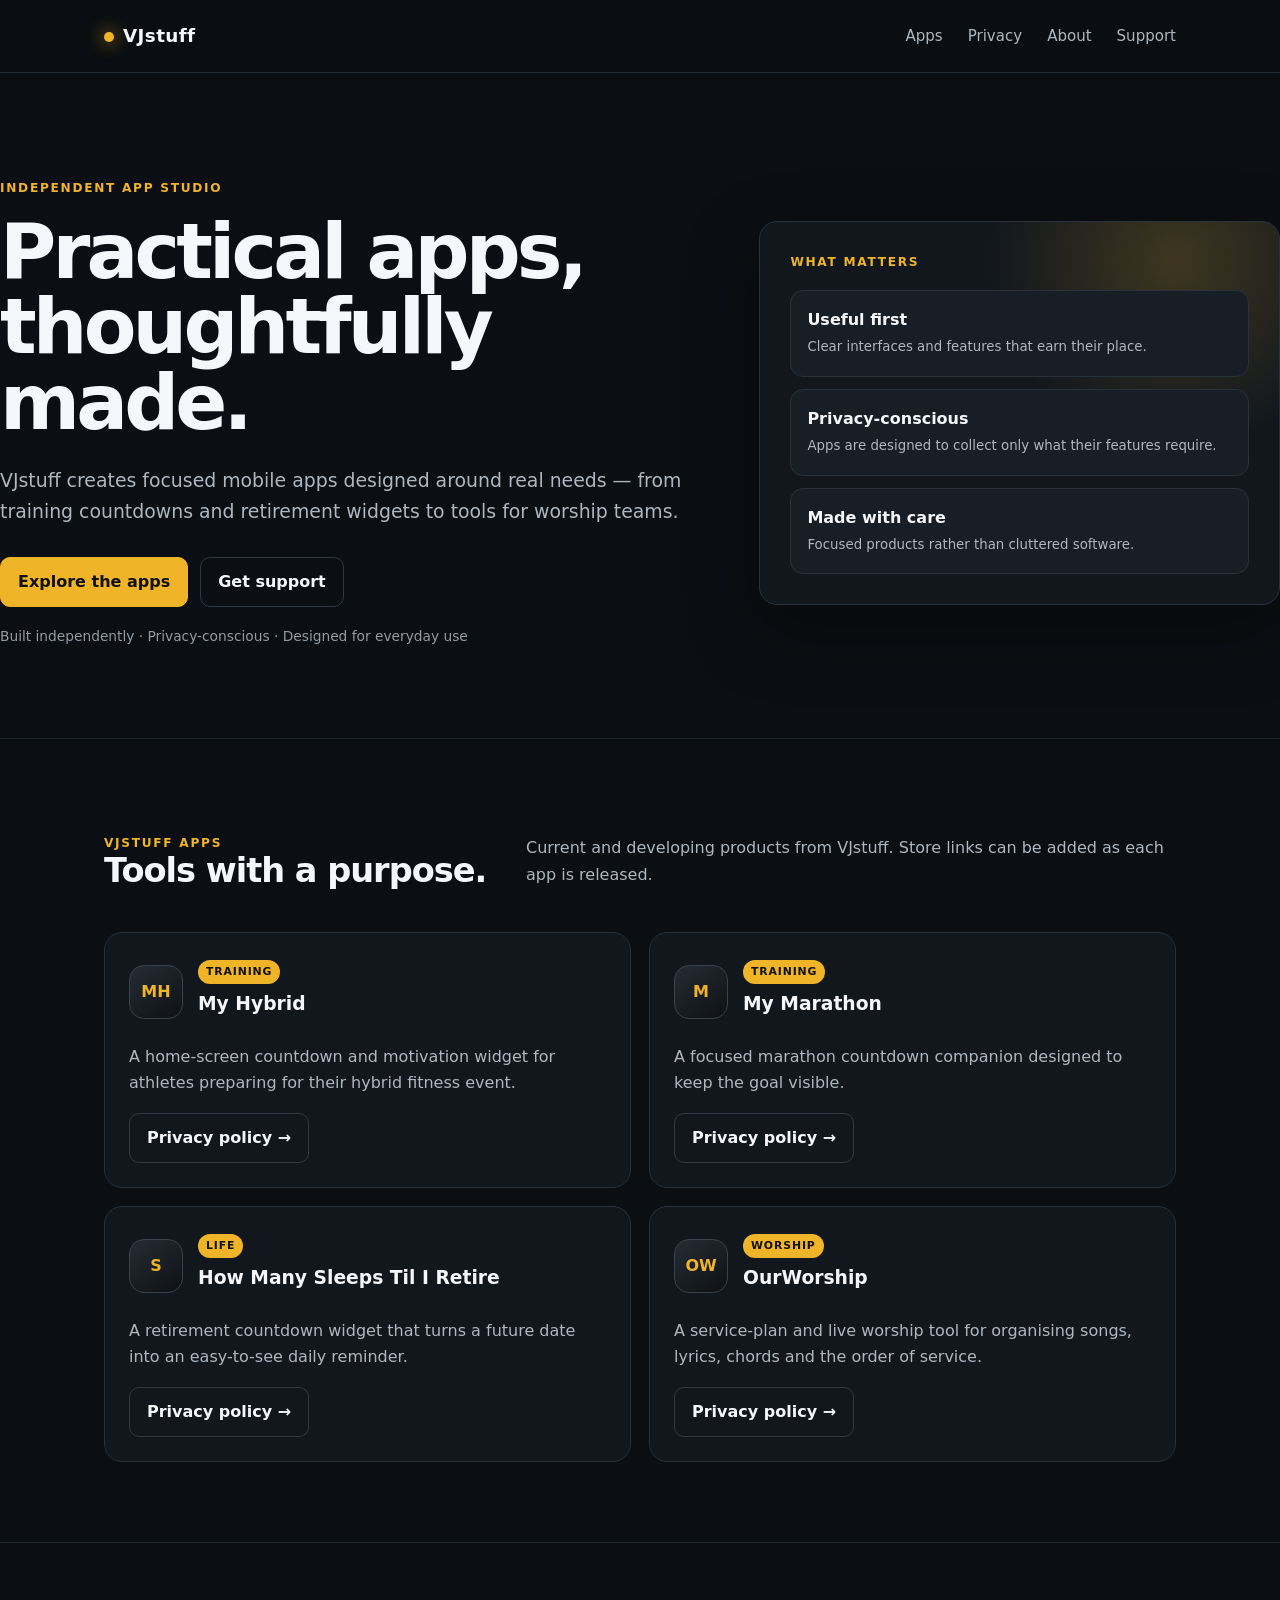
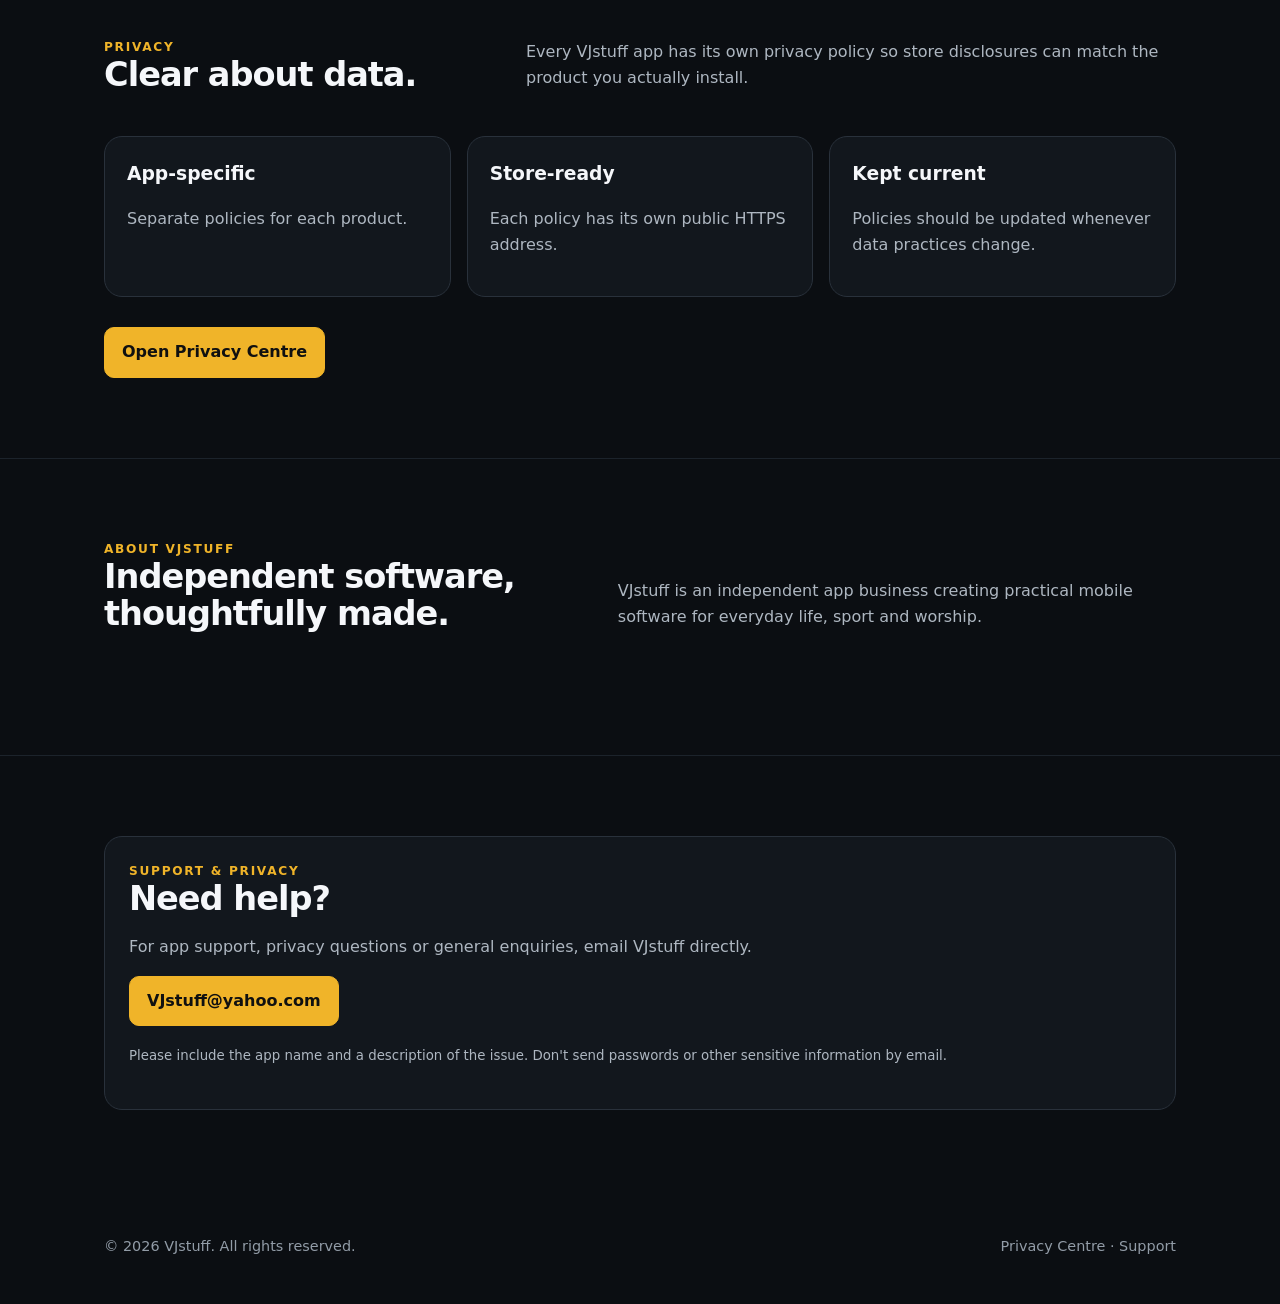
<file: index.html>
<!doctype html><html lang="en"><head><meta name="google-site-verification" content="UWGjGjXXvgkKEPNdAZcTmnmjMXx7XZK_wh9Z7evhGSA" /><meta charset="utf-8"><meta name="viewport" content="width=device-width,initial-scale=1"><title>VJstuff — Practical apps, thoughtfully made.</title><meta name="description" content="VJstuff creates focused mobile apps for training, retirement and worship teams."><link rel="stylesheet" href="assets/style.css"></head><body>
<header><div class="wrap"><nav><a class="logo" href="#top"><span class="branddot"></span>VJstuff</a><div class="navlinks"><a href="#apps">Apps</a><a href="#privacy">Privacy</a><a href="#about">About</a><a href="#contact">Support</a></div></nav></div></header>
<main id="top"><section class="hero" style="border-top:0"><div><div class="eyebrow">Independent app studio</div><h1>Practical apps,<br>thoughtfully made.</h1><p class="lead">VJstuff creates focused mobile apps designed around real needs — from training countdowns and retirement widgets to tools for worship teams.</p><div class="buttons"><a class="btn primary" href="#apps">Explore the apps</a><a class="btn" href="#contact">Get support</a></div><div class="kicker">Built independently · Privacy-conscious · Designed for everyday use</div></div>
<div class="hero-card"><div class="eyebrow">What matters</div><div class="mini"><div><strong>Useful first</strong><br><small>Clear interfaces and features that earn their place.</small></div><div><strong>Privacy-conscious</strong><br><small>Apps are designed to collect only what their features require.</small></div><div><strong>Made with care</strong><br><small>Focused products rather than cluttered software.</small></div></div></div></section>
<section id="apps"><div class="wrap"><div class="sectionhead"><div><div class="eyebrow">VJstuff apps</div><h2>Tools with a purpose.</h2></div><p>Current and developing products from VJstuff. Store links can be added as each app is released.</p></div><div class="grid">
<article class="card"><div class="card-top"><div class="app-icon">MH</div><div><span class="tag">Training</span><h3>My Hybrid</h3></div></div><p>A home-screen countdown and motivation widget for athletes preparing for their hybrid fitness event.</p><a class="btn" href="privacy/my-hybrid.html">Privacy policy →</a></article>
<article class="card"><div class="card-top"><div class="app-icon">M</div><div><span class="tag">Training</span><h3>My Marathon</h3></div></div><p>A focused marathon countdown companion designed to keep the goal visible.</p><a class="btn" href="privacy/my-marathon.html">Privacy policy →</a></article>
<article class="card"><div class="card-top"><div class="app-icon">S</div><div><span class="tag">Life</span><h3>How Many Sleeps Til I Retire</h3></div></div><p>A retirement countdown widget that turns a future date into an easy-to-see daily reminder.</p><a class="btn" href="privacy/how-many-sleeps.html">Privacy policy →</a></article>
<article class="card"><div class="card-top"><div class="app-icon">OW</div><div><span class="tag">Worship</span><h3>OurWorship</h3></div></div><p>A service-plan and live worship tool for organising songs, lyrics, chords and the order of service.</p><a class="btn" href="privacy/ourworship.html">Privacy policy →</a></article>
</div></div></section>
<section id="privacy"><div class="wrap"><div class="sectionhead"><div><div class="eyebrow">Privacy</div><h2>Clear about data.</h2></div><p>Every VJstuff app has its own privacy policy so store disclosures can match the product you actually install.</p></div><div class="features"><div class="feature"><h3>App-specific</h3><p>Separate policies for each product.</p></div><div class="feature"><h3>Store-ready</h3><p>Each policy has its own public HTTPS address.</p></div><div class="feature"><h3>Kept current</h3><p>Policies should be updated whenever data practices change.</p></div></div><div class="buttons"><a class="btn primary" href="privacy/index.html">Open Privacy Centre</a></div></div></section>
<section id="about"><div class="wrap"><div class="sectionhead"><div><div class="eyebrow">About VJstuff</div><h2>Independent software, thoughtfully made.</h2></div><p>VJstuff is an independent app business creating practical mobile software for everyday life, sport and worship.</p></div></div></section>
<section id="contact"><div class="wrap"><div class="card"><div class="eyebrow">Support & privacy</div><h2>Need help?</h2><p>For app support, privacy questions or general enquiries, email VJstuff directly.</p><div class="contactbox"><a class="btn primary" href="mailto:VJstuff@yahoo.com">VJstuff@yahoo.com</a></div><p><small>Please include the app name and a description of the issue. Don't send passwords or other sensitive information by email.</small></p></div></div></section>
</main><footer><div class="wrap footerline"><div>© 2026 VJstuff. All rights reserved.</div><div><a href="privacy/index.html">Privacy Centre</a> · <a href="#contact">Support</a></div></div></footer></body></html>
</file>
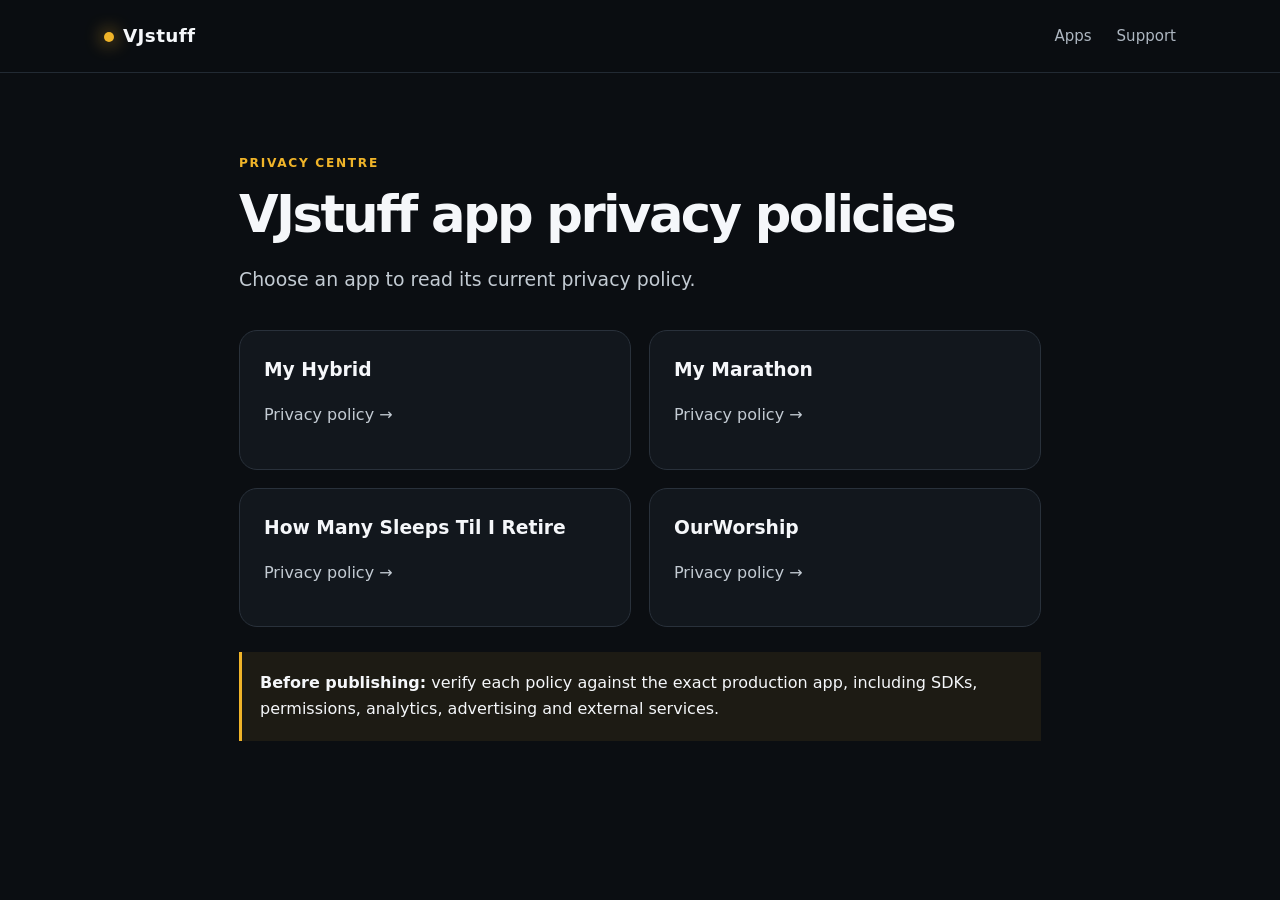
<file: privacy/index.html>
<!doctype html><html lang="en"><head><meta charset="utf-8"><meta name="viewport" content="width=device-width,initial-scale=1"><title>Privacy Centre — VJstuff</title><link rel="stylesheet" href="../assets/style.css"></head><body><header><div class="wrap"><nav><a class="logo" href="../index.html"><span class="branddot"></span>VJstuff</a><div class="navlinks"><a href="../index.html#apps">Apps</a><a href="../index.html#contact">Support</a></div></nav></div></header><main class="policy"><div class="eyebrow">Privacy centre</div><h1>VJstuff app privacy policies</h1><p class="lead">Choose an app to read its current privacy policy.</p><div class="grid" style="margin-top:35px"><a class="card" href="my-hybrid.html"><h3>My Hybrid</h3><p>Privacy policy →</p></a><a class="card" href="my-marathon.html"><h3>My Marathon</h3><p>Privacy policy →</p></a><a class="card" href="how-many-sleeps.html"><h3>How Many Sleeps Til I Retire</h3><p>Privacy policy →</p></a><a class="card" href="ourworship.html"><h3>OurWorship</h3><p>Privacy policy →</p></a></div><div class="notice"><strong>Before publishing:</strong> verify each policy against the exact production app, including SDKs, permissions, analytics, advertising and external services.</div></main></body></html>
</file>
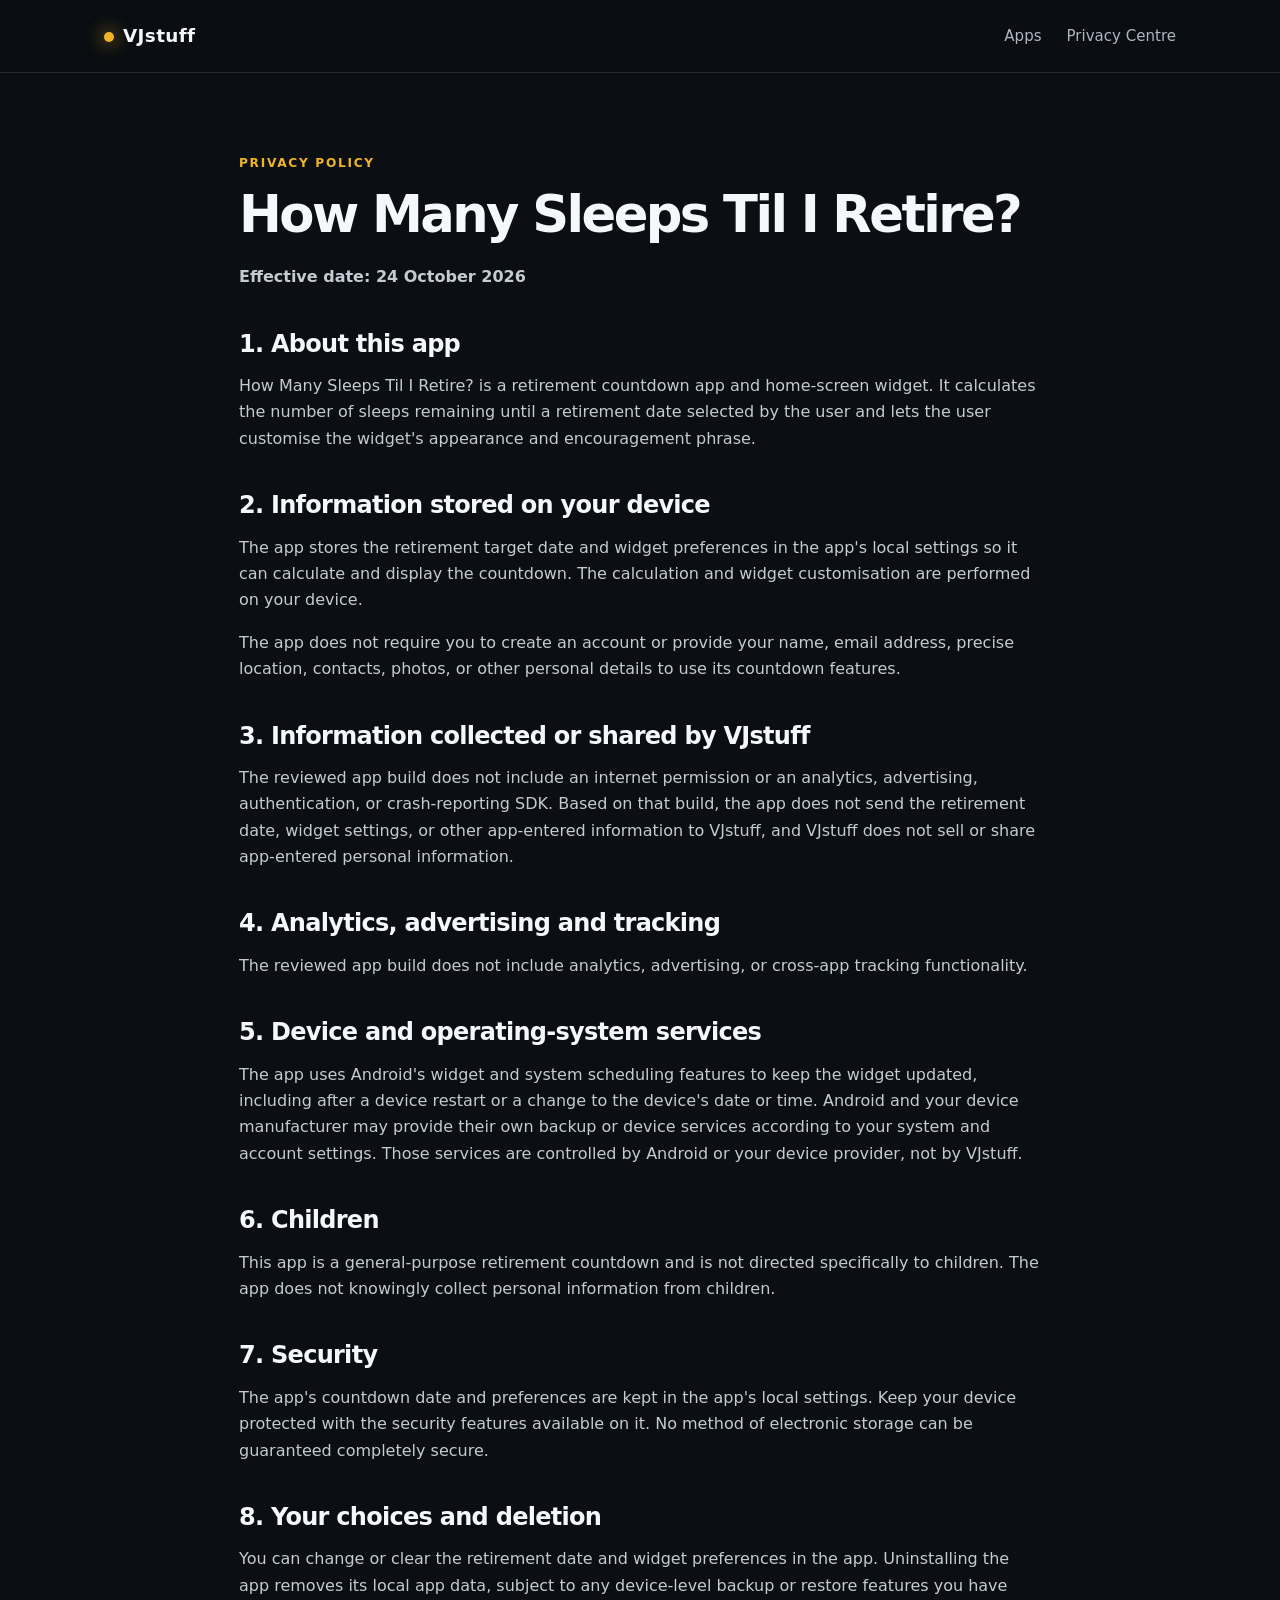
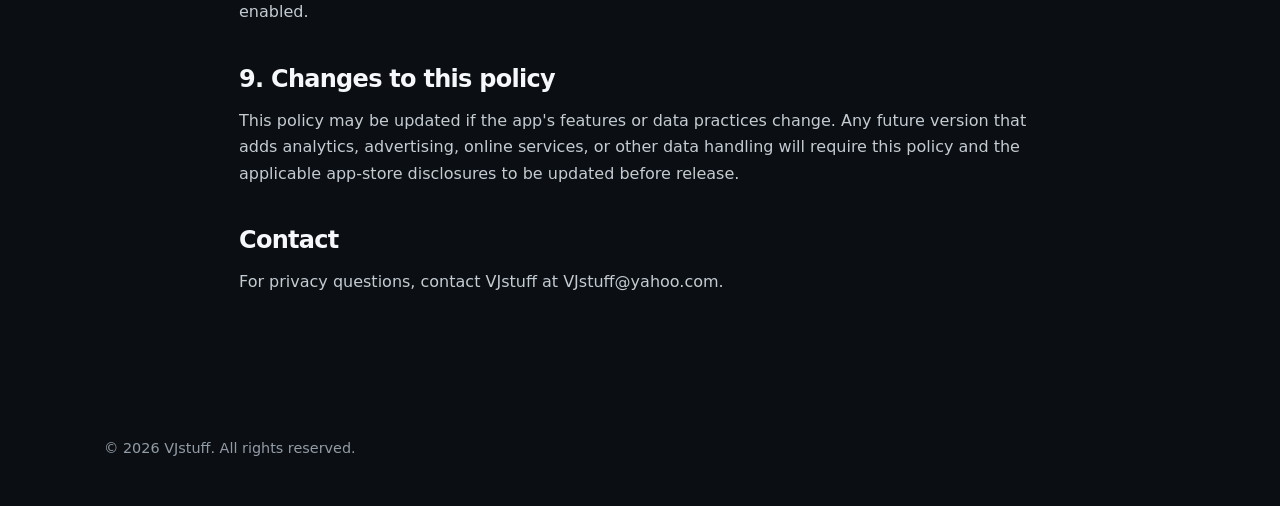
<file: privacy/how-many-sleeps.html>
<!doctype html>
<html lang="en">
<head>
  <meta charset="utf-8">
  <meta name="viewport" content="width=device-width,initial-scale=1">
  <title>Privacy Policy — How Many Sleeps Til I Retire</title>
  <link rel="stylesheet" href="../assets/style.css">
</head>
<body>
  <header><div class="wrap"><nav>
    <a class="logo" href="../index.html"><span class="branddot"></span>VJstuff</a>
    <div class="navlinks"><a href="../index.html#apps">Apps</a><a href="index.html">Privacy Centre</a></div>
  </nav></div></header>
  <main class="policy">
    <div class="eyebrow">Privacy policy</div>
    <h1>How Many Sleeps Til I Retire?</h1>
    <p><strong>Effective date: 24 October 2026</strong></p>

    <h2>1. About this app</h2>
    <p>How Many Sleeps Til I Retire? is a retirement countdown app and home-screen widget. It calculates the number of sleeps remaining until a retirement date selected by the user and lets the user customise the widget's appearance and encouragement phrase.</p>

    <h2>2. Information stored on your device</h2>
    <p>The app stores the retirement target date and widget preferences in the app's local settings so it can calculate and display the countdown. The calculation and widget customisation are performed on your device.</p>
    <p>The app does not require you to create an account or provide your name, email address, precise location, contacts, photos, or other personal details to use its countdown features.</p>

    <h2>3. Information collected or shared by VJstuff</h2>
    <p>The reviewed app build does not include an internet permission or an analytics, advertising, authentication, or crash-reporting SDK. Based on that build, the app does not send the retirement date, widget settings, or other app-entered information to VJstuff, and VJstuff does not sell or share app-entered personal information.</p>

    <h2>4. Analytics, advertising and tracking</h2>
    <p>The reviewed app build does not include analytics, advertising, or cross-app tracking functionality.</p>

    <h2>5. Device and operating-system services</h2>
    <p>The app uses Android's widget and system scheduling features to keep the widget updated, including after a device restart or a change to the device's date or time. Android and your device manufacturer may provide their own backup or device services according to your system and account settings. Those services are controlled by Android or your device provider, not by VJstuff.</p>

    <h2>6. Children</h2>
    <p>This app is a general-purpose retirement countdown and is not directed specifically to children. The app does not knowingly collect personal information from children.</p>

    <h2>7. Security</h2>
    <p>The app's countdown date and preferences are kept in the app's local settings. Keep your device protected with the security features available on it. No method of electronic storage can be guaranteed completely secure.</p>

    <h2>8. Your choices and deletion</h2>
    <p>You can change or clear the retirement date and widget preferences in the app. Uninstalling the app removes its local app data, subject to any device-level backup or restore features you have enabled.</p>

    <h2>9. Changes to this policy</h2>
    <p>This policy may be updated if the app's features or data practices change. Any future version that adds analytics, advertising, online services, or other data handling will require this policy and the applicable app-store disclosures to be updated before release.</p>

    <h2>Contact</h2>
    <p>For privacy questions, contact VJstuff at <a href="mailto:VJstuff@yahoo.com">VJstuff@yahoo.com</a>.</p>
  </main>
  <footer><div class="wrap">© 2026 VJstuff. All rights reserved.</div></footer>
</body>
</html>
</file>
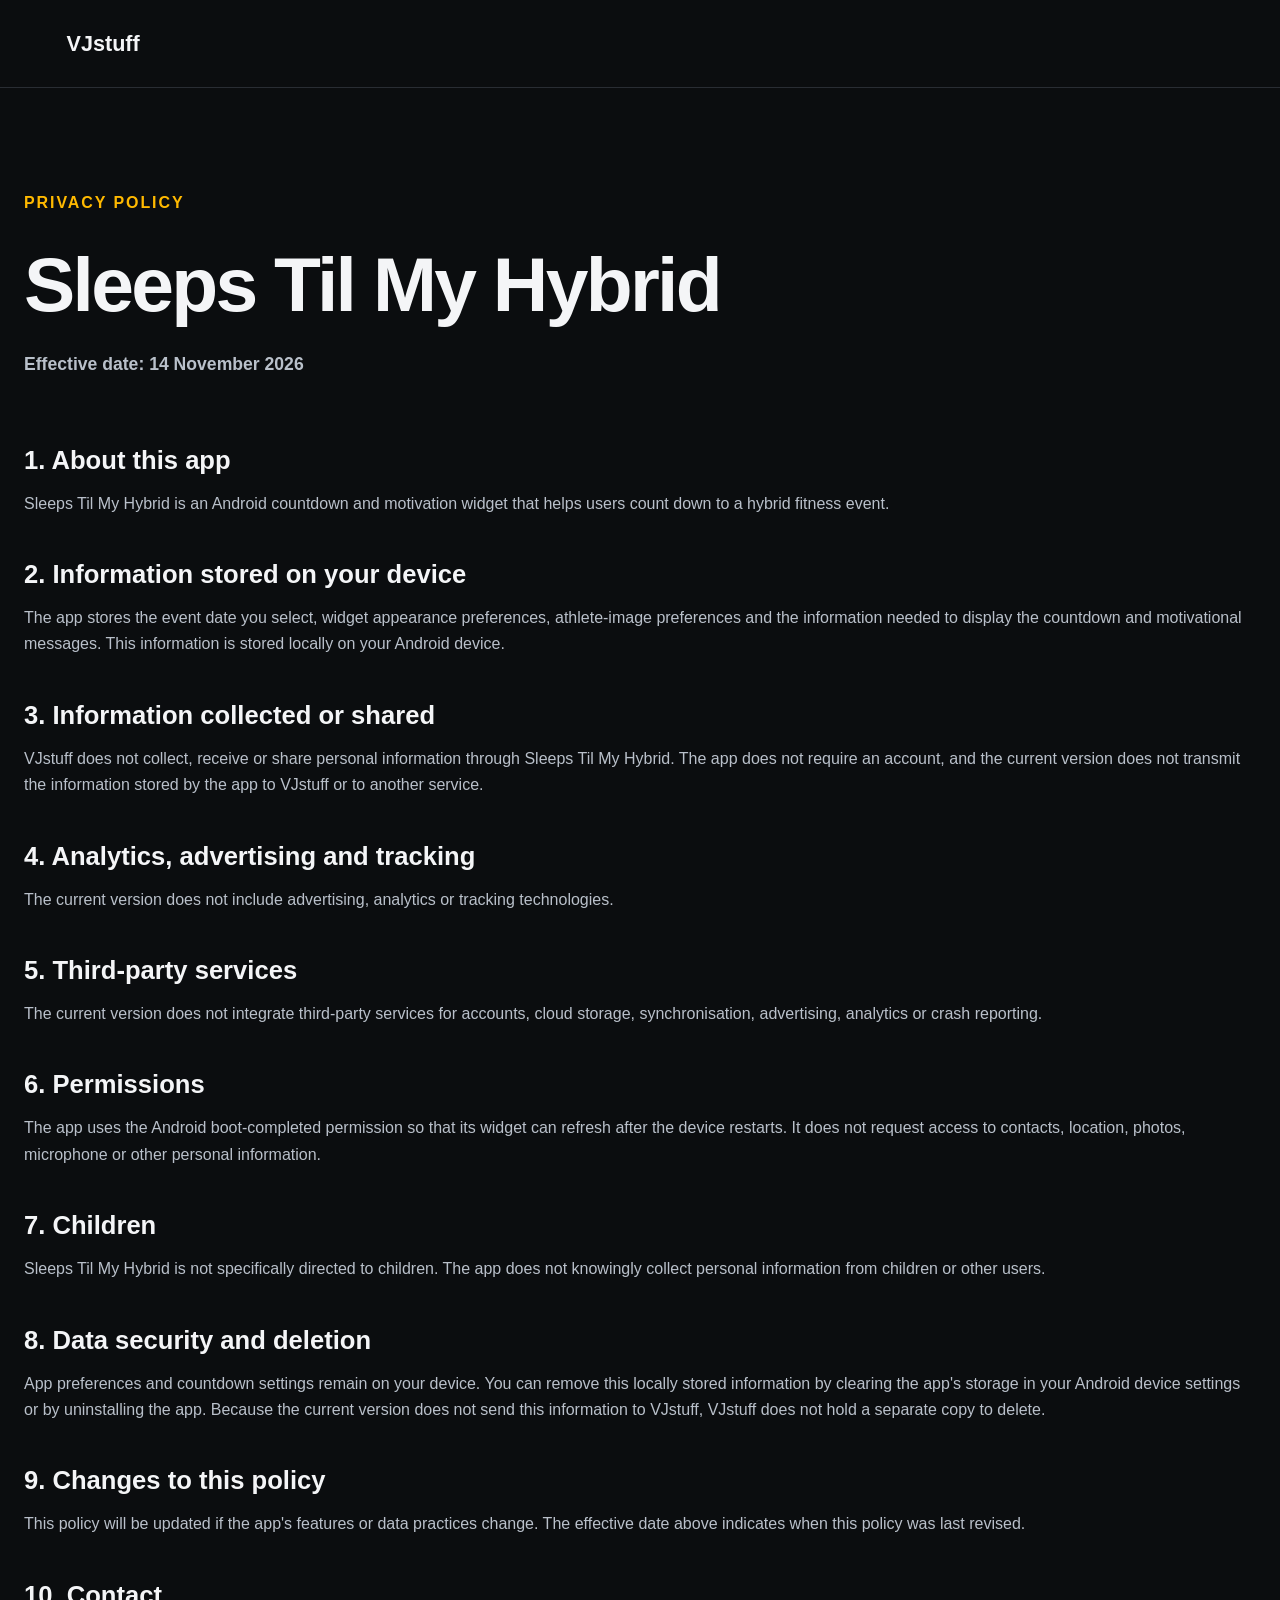
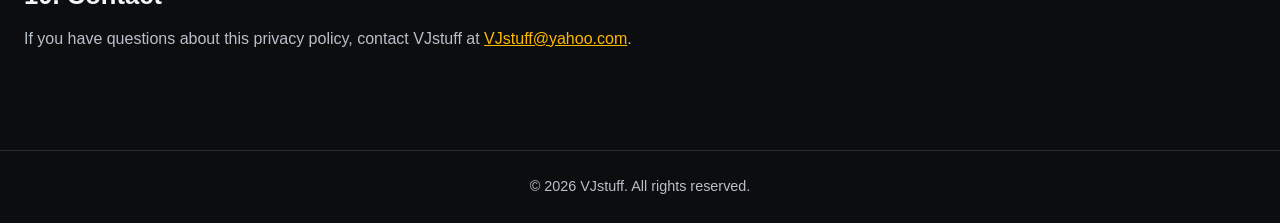
<file: privacy/my-hybrid.html>
<!DOCTYPE html>
<html lang="en-AU">
<head>
  <meta charset="UTF-8">
  <meta name="viewport" content="width=device-width, initial-scale=1">
  <title>Privacy Policy — Sleeps Til My Hybrid | VJstuff</title>
  <meta name="description" content="Privacy policy for the Sleeps Til My Hybrid Android app by VJstuff.">
  <style>
    :root {
      color-scheme: dark;
      --page: #0b0d0f;
      --panel: #0b0d0f;
      --text: #f4f5f7;
      --muted: #b9c0ca;
      --accent: #ffb900;
      --line: #292d33;
    }
    * { box-sizing: border-box; }
    html { background: var(--page); }
    body {
      margin: 0;
      padding: 0;
      background: var(--page);
      color: var(--text);
      font-family: Arial, Helvetica, sans-serif;
      line-height: 1.65;
    }
    header {
      min-height: 88px;
      display: flex;
      align-items: center;
      padding: 18px max(5.2vw, 24px);
      background: #0b0d0f;
      border-bottom: 1px solid var(--line);
    }
    header a {
      color: var(--text);
      text-decoration: none;
      font-size: 1.35rem;
      font-weight: 700;
    }
    main {
      width: min(100% - 48px, 1600px);
      margin: 0 auto;
      padding: clamp(54px, 8vw, 130px) 0 80px;
      background: transparent;
    }
    .eyebrow {
      margin: 0 0 26px;
      color: var(--accent);
      font-size: 1rem;
      font-weight: 700;
      letter-spacing: .12em;
      text-transform: uppercase;
    }
    h1 {
      margin: 0 0 24px;
      color: var(--text);
      font-size: clamp(2.6rem, 6vw, 5.6rem);
      line-height: 1.08;
      letter-spacing: -.035em;
    }
    .date {
      margin: 0 0 66px;
      color: var(--muted);
      font-size: 1.1rem;
      font-weight: 700;
    }
    h2 {
      margin: 42px 0 14px;
      color: var(--text);
      font-size: clamp(1.25rem, 2vw, 1.7rem);
      line-height: 1.25;
    }
    p {
      margin: 0 0 18px;
      color: var(--muted);
      font-size: clamp(1rem, 1.25vw, 1.15rem);
    }
    a { color: var(--accent); }
    footer {
      border-top: 1px solid var(--line);
      padding: 24px;
      color: var(--muted);
      text-align: center;
      font-size: .9rem;
    }
    @media (max-width: 600px) {
      header { min-height: 68px; }
      main { width: calc(100% - 40px); padding-top: 58px; }
      .date { margin-bottom: 48px; }
    }
  </style>
</head>
<body>
  <header><a href="https://johnparker75vj.github.io/vjstuff-site/">VJstuff</a></header>
  <main>
    <p class="eyebrow">Privacy Policy</p>
    <h1>Sleeps Til My Hybrid</h1>
    <p class="date">Effective date: 14 November 2026</p>

    <h2>1. About this app</h2>
    <p>Sleeps Til My Hybrid is an Android countdown and motivation widget that helps users count down to a hybrid fitness event.</p>

    <h2>2. Information stored on your device</h2>
    <p>The app stores the event date you select, widget appearance preferences, athlete-image preferences and the information needed to display the countdown and motivational messages. This information is stored locally on your Android device.</p>

    <h2>3. Information collected or shared</h2>
    <p>VJstuff does not collect, receive or share personal information through Sleeps Til My Hybrid. The app does not require an account, and the current version does not transmit the information stored by the app to VJstuff or to another service.</p>

    <h2>4. Analytics, advertising and tracking</h2>
    <p>The current version does not include advertising, analytics or tracking technologies.</p>

    <h2>5. Third-party services</h2>
    <p>The current version does not integrate third-party services for accounts, cloud storage, synchronisation, advertising, analytics or crash reporting.</p>

    <h2>6. Permissions</h2>
    <p>The app uses the Android boot-completed permission so that its widget can refresh after the device restarts. It does not request access to contacts, location, photos, microphone or other personal information.</p>

    <h2>7. Children</h2>
    <p>Sleeps Til My Hybrid is not specifically directed to children. The app does not knowingly collect personal information from children or other users.</p>

    <h2>8. Data security and deletion</h2>
    <p>App preferences and countdown settings remain on your device. You can remove this locally stored information by clearing the app's storage in your Android device settings or by uninstalling the app. Because the current version does not send this information to VJstuff, VJstuff does not hold a separate copy to delete.</p>

    <h2>9. Changes to this policy</h2>
    <p>This policy will be updated if the app's features or data practices change. The effective date above indicates when this policy was last revised.</p>

    <h2>10. Contact</h2>
    <p>If you have questions about this privacy policy, contact VJstuff at <a href="mailto:VJstuff@yahoo.com">VJstuff@yahoo.com</a>.</p>
  </main>
  <footer>© 2026 VJstuff. All rights reserved.</footer>
</body>
</html>
</file>
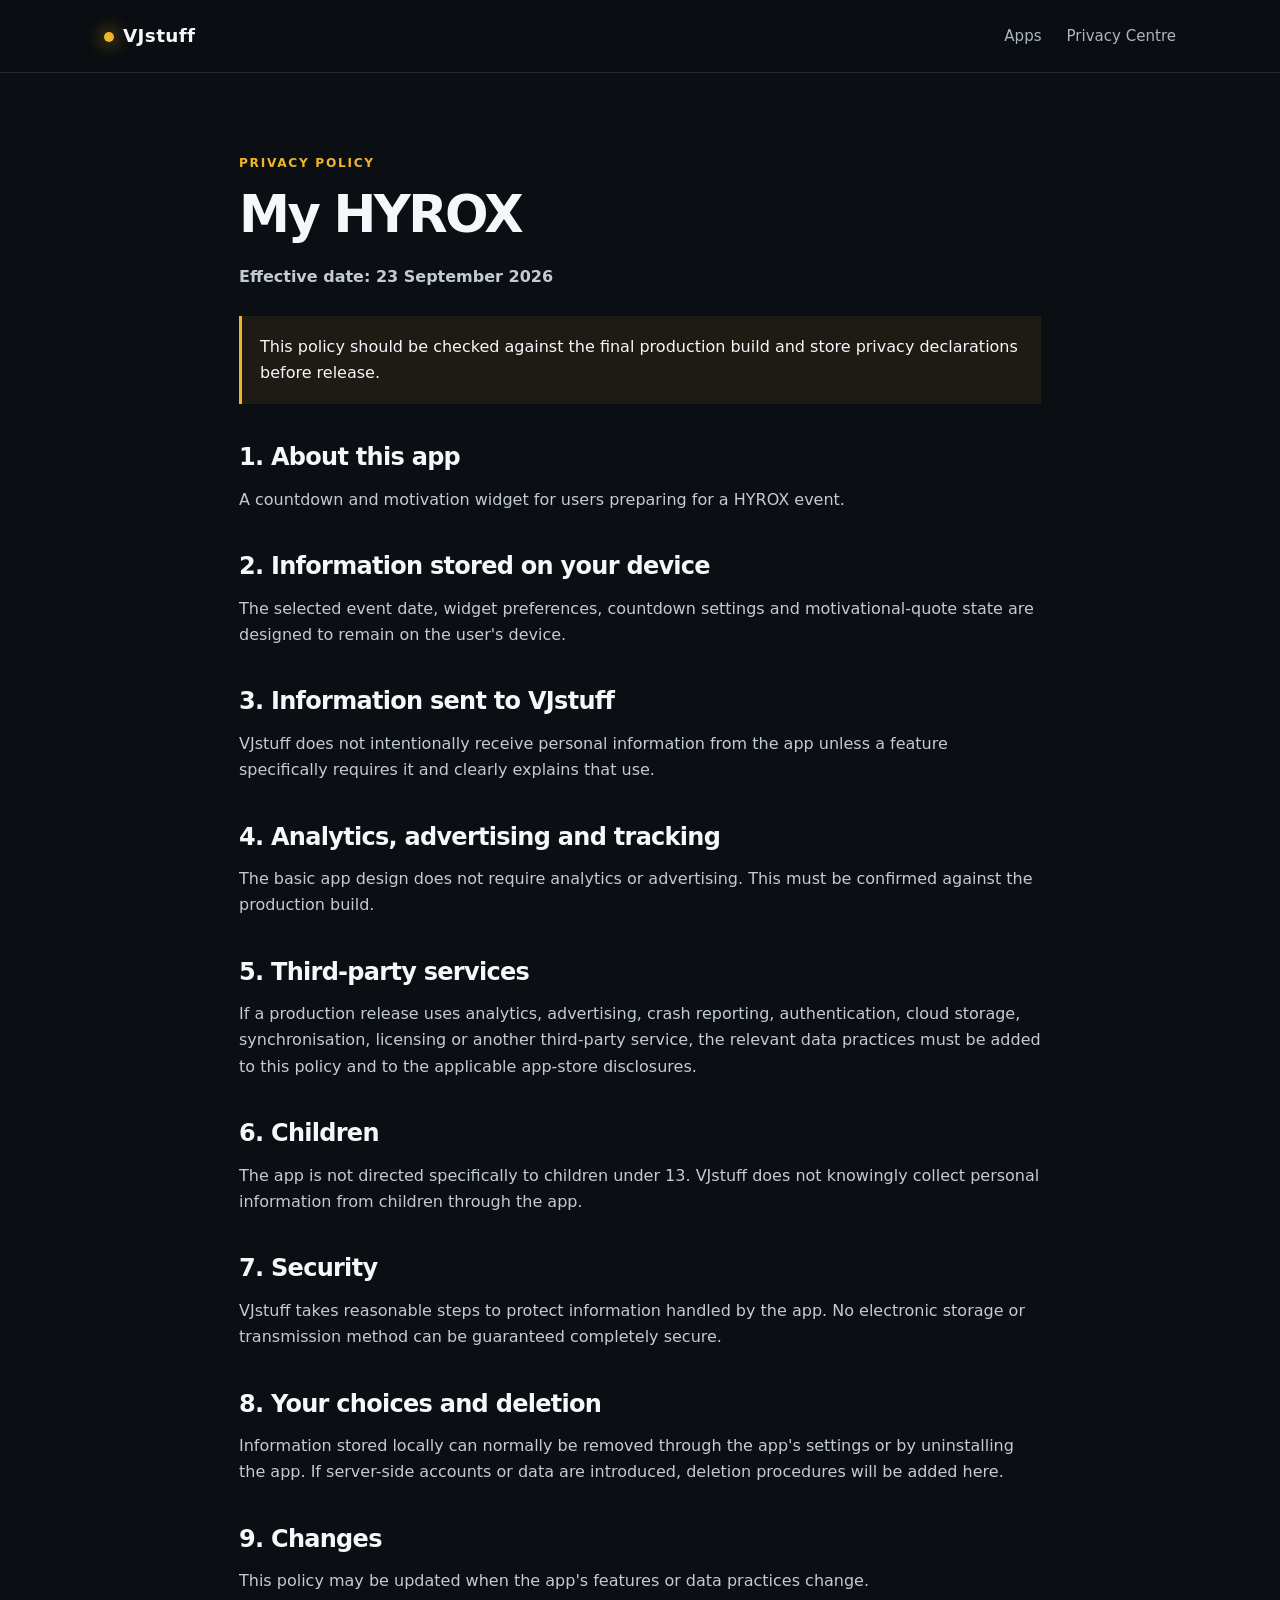
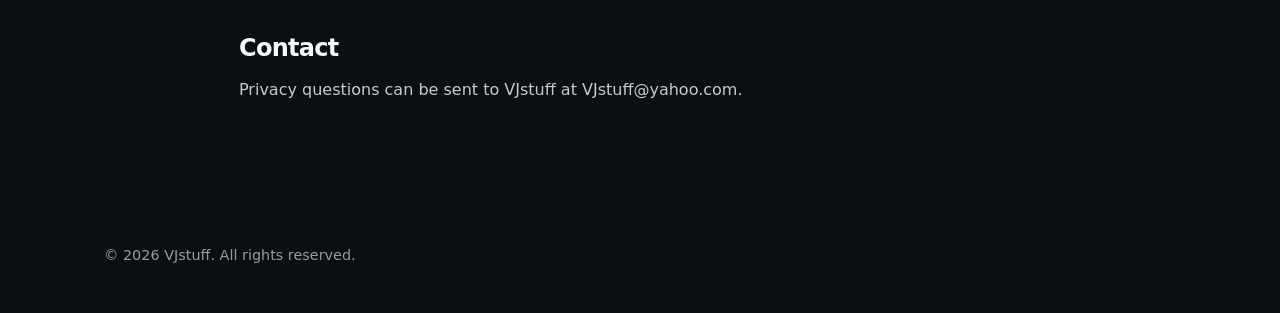
<file: privacy/my-hyrox.html>
<!doctype html><html lang="en"><head><meta charset="utf-8"><meta name="viewport" content="width=device-width,initial-scale=1"><title>Privacy Policy — My HYROX</title><link rel="stylesheet" href="../assets/style.css"></head><body><header><div class="wrap"><nav><a class="logo" href="../index.html"><span class="branddot"></span>VJstuff</a><div class="navlinks"><a href="../index.html#apps">Apps</a><a href="index.html">Privacy Centre</a></div></nav></div></header><main class="policy"><div class="eyebrow">Privacy policy</div><h1>My HYROX</h1><p><strong>Effective date: 23 September 2026</strong></p><div class="notice">This policy should be checked against the final production build and store privacy declarations before release.</div><h2>1. About this app</h2><p>A countdown and motivation widget for users preparing for a HYROX event.</p><h2>2. Information stored on your device</h2><p>The selected event date, widget preferences, countdown settings and motivational-quote state are designed to remain on the user's device.</p><h2>3. Information sent to VJstuff</h2><p>VJstuff does not intentionally receive personal information from the app unless a feature specifically requires it and clearly explains that use.</p><h2>4. Analytics, advertising and tracking</h2><p>The basic app design does not require analytics or advertising. This must be confirmed against the production build.</p><h2>5. Third-party services</h2><p>If a production release uses analytics, advertising, crash reporting, authentication, cloud storage, synchronisation, licensing or another third-party service, the relevant data practices must be added to this policy and to the applicable app-store disclosures.</p><h2>6. Children</h2><p>The app is not directed specifically to children under 13. VJstuff does not knowingly collect personal information from children through the app.</p><h2>7. Security</h2><p>VJstuff takes reasonable steps to protect information handled by the app. No electronic storage or transmission method can be guaranteed completely secure.</p><h2>8. Your choices and deletion</h2><p>Information stored locally can normally be removed through the app's settings or by uninstalling the app. If server-side accounts or data are introduced, deletion procedures will be added here.</p><h2>9. Changes</h2><p>This policy may be updated when the app's features or data practices change.</p><h2>Contact</h2><p>Privacy questions can be sent to VJstuff at <a href="mailto:VJstuff@yahoo.com">VJstuff@yahoo.com</a>.</p></main><footer><div class="wrap">© 2026 VJstuff. All rights reserved.</div></footer></body></html>
</file>
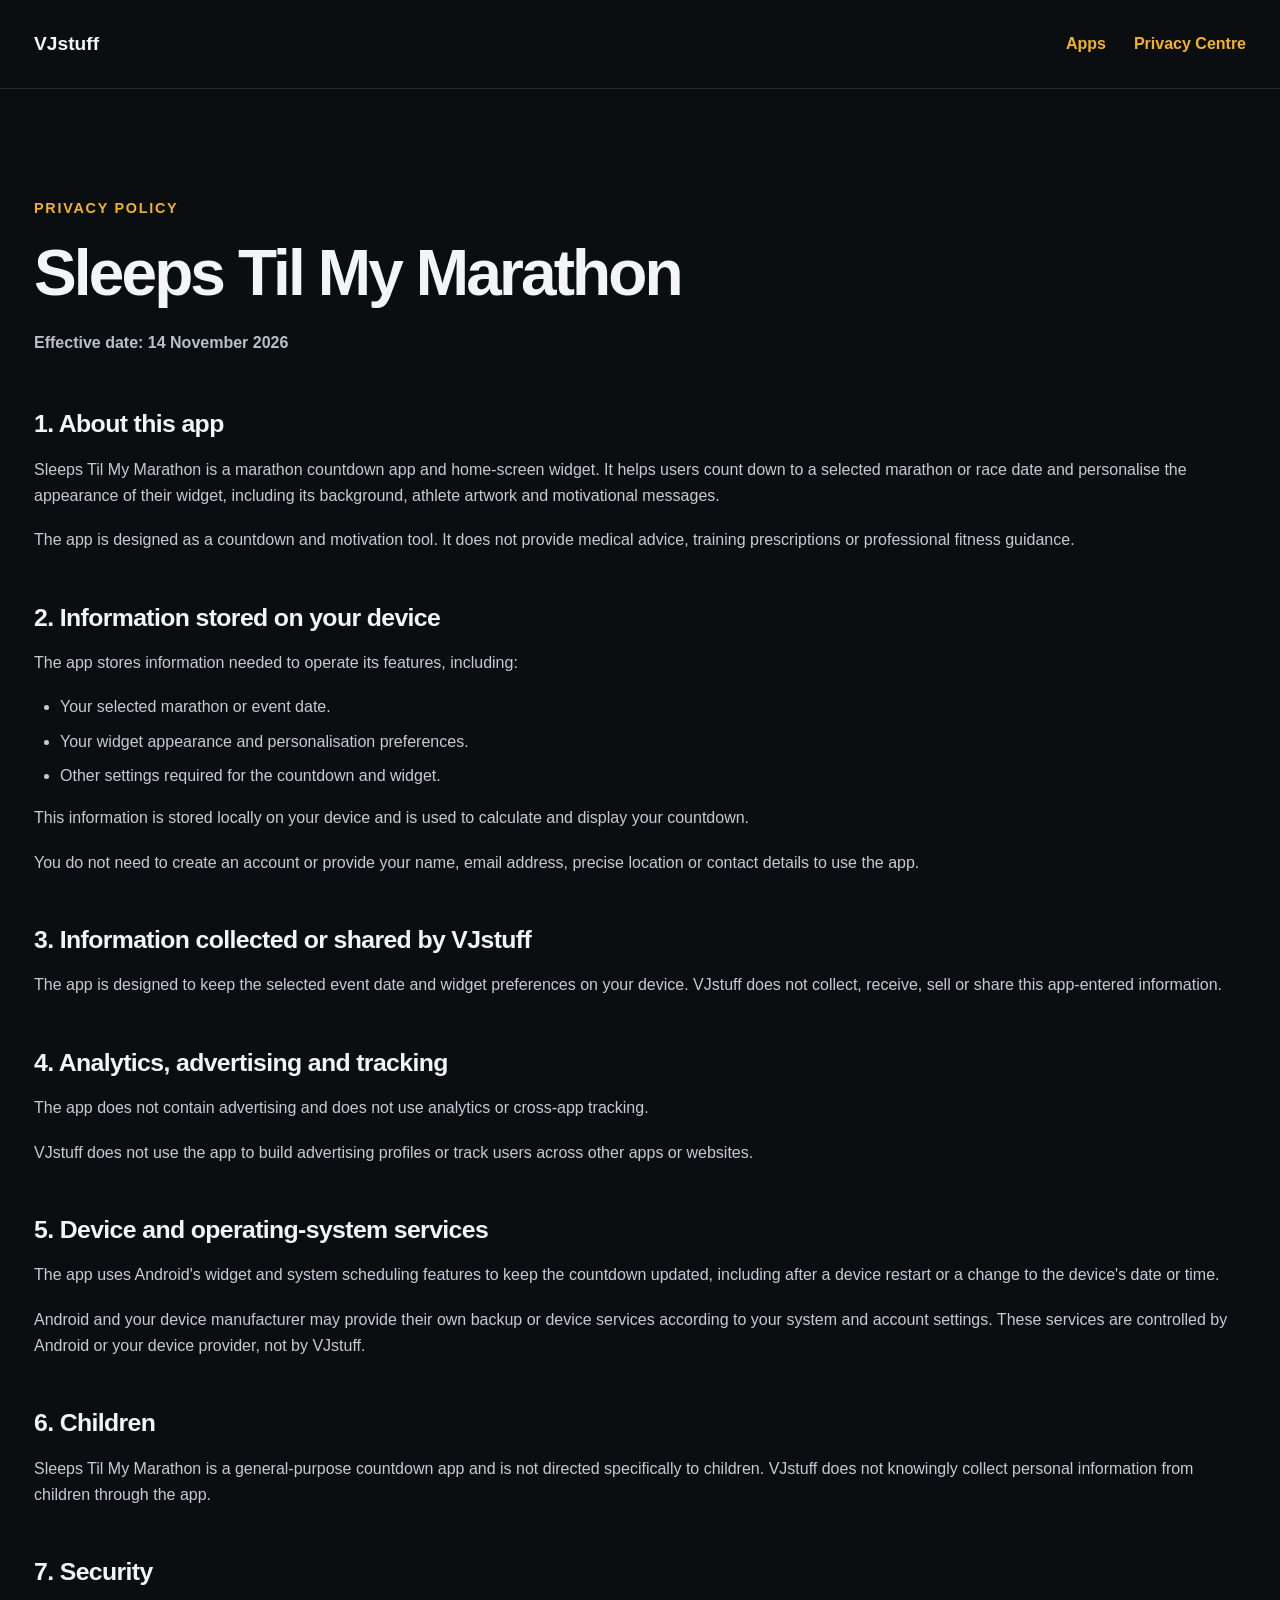
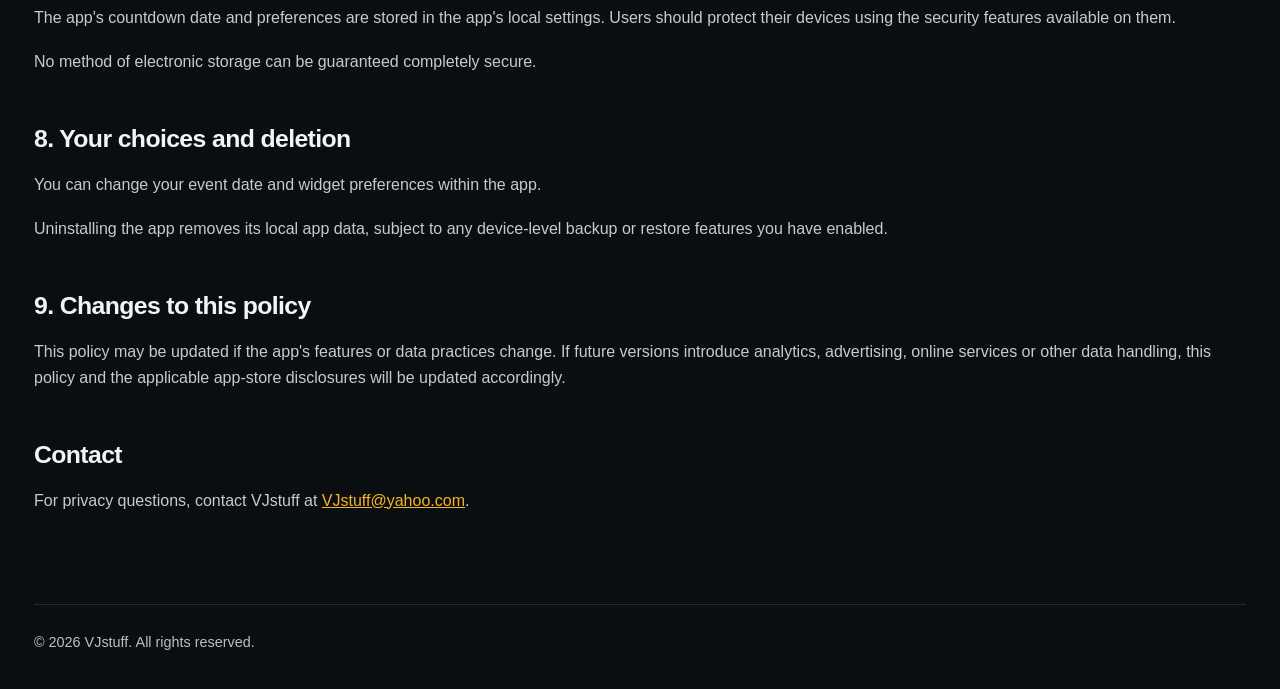
<file: privacy/my-marathon.html>
<!doctype html>
<html lang="en-AU">
<head>
<meta charset="utf-8">
<meta name="viewport" content="width=device-width, initial-scale=1">
<meta name="description" content="Privacy policy for Sleeps Til My Marathon by VJstuff.">
<title>Privacy Policy – Sleeps Til My Marathon | VJstuff</title>
<style>
:root{color-scheme:dark;--ink:#f3f4f6;--muted:#b8c0ca;--accent:#f4b323;--line:#252a31;--surface:#0b0e11}
*{box-sizing:border-box}
body{margin:0;background:#0b0e11;color:var(--ink);font:16px/1.65 Arial,Helvetica,sans-serif}
header{border-bottom:1px solid var(--line);background:#0b0e11}
.header-inner,main,footer{width:min(1212px,calc(100% - 48px));margin:0 auto}
.header-inner{min-height:88px;display:flex;align-items:center;justify-content:space-between;gap:20px;flex-wrap:wrap;padding:16px 0}
.brand{color:var(--ink);font-size:1.2rem;font-weight:700;text-decoration:none}
nav{display:flex;flex-wrap:wrap;gap:28px}
nav a,a{color:var(--accent)} nav a{text-decoration:none;font-weight:600}
main{padding:108px 0 72px}
.eyebrow{color:var(--accent);font-size:.9rem;font-weight:700;letter-spacing:.12em;text-transform:uppercase}
h1{margin:18px 0 22px;font-size:clamp(2.4rem,5vw,4.5rem);line-height:1.08;letter-spacing:-.045em}
.effective{color:var(--muted);margin:0 0 52px;font-weight:600}
h2{margin:48px 0 16px;font-size:1.55rem;line-height:1.3;letter-spacing:-.025em}
p{margin:8px 0 18px;color:#c4cbd4}
ul{padding-left:26px;color:#c4cbd4}
li{margin:8px 0}
footer{border-top:1px solid var(--line);padding:26px 0 34px;color:var(--muted);font-size:.9rem}
@media(max-width:560px){.header-inner,main,footer{width:calc(100% - 36px)}.header-inner{min-height:72px}main{padding-top:58px}nav{gap:16px}h1{font-size:2.5rem}.effective{margin-bottom:38px}h2{margin-top:38px}}
</style>
</head>
<body>
<header><div class="header-inner">
<a class="brand" href="https://johnparker75vj.github.io/vjstuff-site/index.html">VJstuff</a>
<nav aria-label="Main navigation">
<a href="https://johnparker75vj.github.io/vjstuff-site/index.html#apps">Apps</a>
<a href="https://johnparker75vj.github.io/vjstuff-site/privacy/index.html">Privacy Centre</a>
</nav>
</div></header>
<main>
<div class="eyebrow">Privacy policy</div>
<h1>Sleeps Til My Marathon</h1>
<p class="effective"><strong>Effective date:</strong> 14 November 2026</p>

<h2>1. About this app</h2>
<p>Sleeps Til My Marathon is a marathon countdown app and home-screen widget. It helps users count down to a selected marathon or race date and personalise the appearance of their widget, including its background, athlete artwork and motivational messages.</p>
<p>The app is designed as a countdown and motivation tool. It does not provide medical advice, training prescriptions or professional fitness guidance.</p>

<h2>2. Information stored on your device</h2>
<p>The app stores information needed to operate its features, including:</p>
<ul>
<li>Your selected marathon or event date.</li>
<li>Your widget appearance and personalisation preferences.</li>
<li>Other settings required for the countdown and widget.</li>
</ul>
<p>This information is stored locally on your device and is used to calculate and display your countdown.</p>
<p>You do not need to create an account or provide your name, email address, precise location or contact details to use the app.</p>

<h2>3. Information collected or shared by VJstuff</h2>
<p>The app is designed to keep the selected event date and widget preferences on your device. VJstuff does not collect, receive, sell or share this app-entered information.</p>

<h2>4. Analytics, advertising and tracking</h2>
<p>The app does not contain advertising and does not use analytics or cross-app tracking.</p>
<p>VJstuff does not use the app to build advertising profiles or track users across other apps or websites.</p>

<h2>5. Device and operating-system services</h2>
<p>The app uses Android's widget and system scheduling features to keep the countdown updated, including after a device restart or a change to the device's date or time.</p>
<p>Android and your device manufacturer may provide their own backup or device services according to your system and account settings. These services are controlled by Android or your device provider, not by VJstuff.</p>

<h2>6. Children</h2>
<p>Sleeps Til My Marathon is a general-purpose countdown app and is not directed specifically to children. VJstuff does not knowingly collect personal information from children through the app.</p>

<h2>7. Security</h2>
<p>The app's countdown date and preferences are stored in the app's local settings. Users should protect their devices using the security features available on them.</p>
<p>No method of electronic storage can be guaranteed completely secure.</p>

<h2>8. Your choices and deletion</h2>
<p>You can change your event date and widget preferences within the app.</p>
<p>Uninstalling the app removes its local app data, subject to any device-level backup or restore features you have enabled.</p>

<h2>9. Changes to this policy</h2>
<p>This policy may be updated if the app's features or data practices change. If future versions introduce analytics, advertising, online services or other data handling, this policy and the applicable app-store disclosures will be updated accordingly.</p>

<h2>Contact</h2>
<p>For privacy questions, contact VJstuff at <a href="mailto:VJstuff@yahoo.com">VJstuff@yahoo.com</a>.</p>
</main>
<footer>© 2026 VJstuff. All rights reserved.</footer>
</body>
</html>
</file>
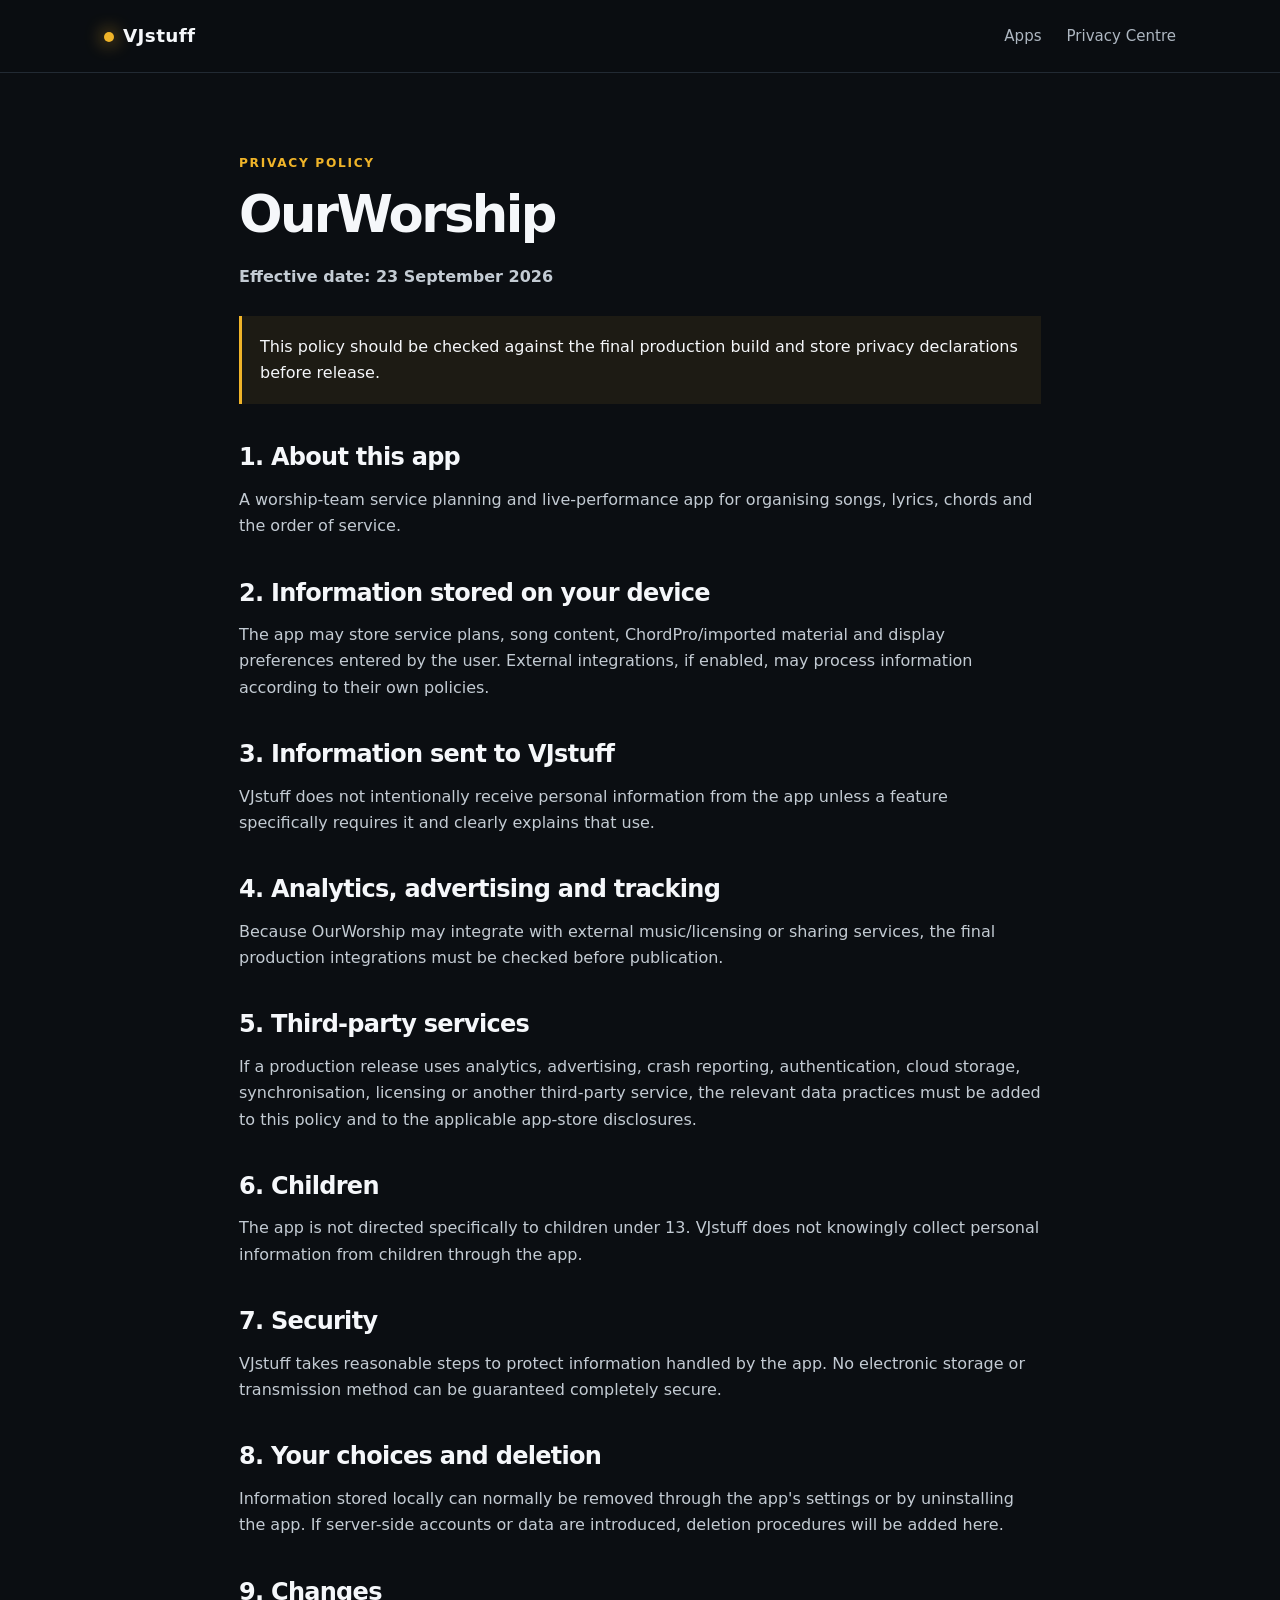
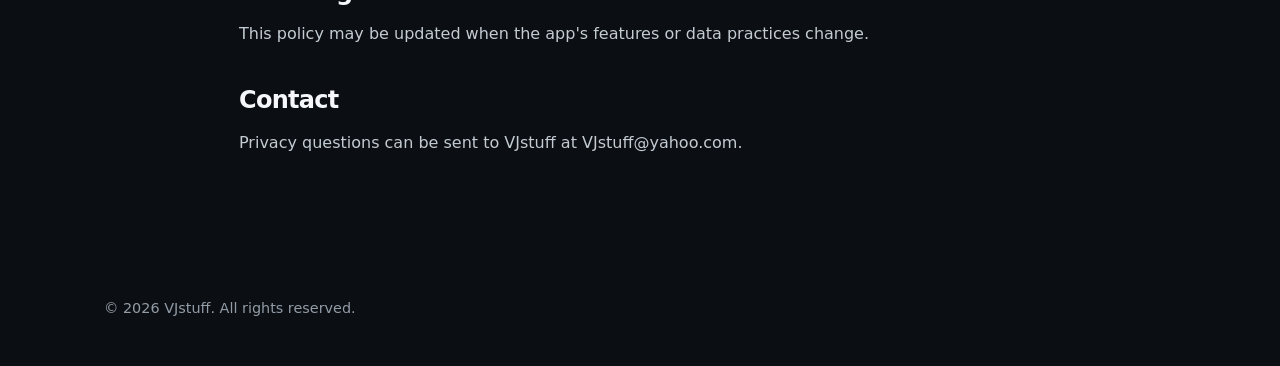
<file: privacy/ourworship.html>
<!doctype html><html lang="en"><head><meta charset="utf-8"><meta name="viewport" content="width=device-width,initial-scale=1"><title>Privacy Policy — OurWorship</title><link rel="stylesheet" href="../assets/style.css"></head><body><header><div class="wrap"><nav><a class="logo" href="../index.html"><span class="branddot"></span>VJstuff</a><div class="navlinks"><a href="../index.html#apps">Apps</a><a href="index.html">Privacy Centre</a></div></nav></div></header><main class="policy"><div class="eyebrow">Privacy policy</div><h1>OurWorship</h1><p><strong>Effective date: 23 September 2026</strong></p><div class="notice">This policy should be checked against the final production build and store privacy declarations before release.</div><h2>1. About this app</h2><p>A worship-team service planning and live-performance app for organising songs, lyrics, chords and the order of service.</p><h2>2. Information stored on your device</h2><p>The app may store service plans, song content, ChordPro/imported material and display preferences entered by the user. External integrations, if enabled, may process information according to their own policies.</p><h2>3. Information sent to VJstuff</h2><p>VJstuff does not intentionally receive personal information from the app unless a feature specifically requires it and clearly explains that use.</p><h2>4. Analytics, advertising and tracking</h2><p>Because OurWorship may integrate with external music/licensing or sharing services, the final production integrations must be checked before publication.</p><h2>5. Third-party services</h2><p>If a production release uses analytics, advertising, crash reporting, authentication, cloud storage, synchronisation, licensing or another third-party service, the relevant data practices must be added to this policy and to the applicable app-store disclosures.</p><h2>6. Children</h2><p>The app is not directed specifically to children under 13. VJstuff does not knowingly collect personal information from children through the app.</p><h2>7. Security</h2><p>VJstuff takes reasonable steps to protect information handled by the app. No electronic storage or transmission method can be guaranteed completely secure.</p><h2>8. Your choices and deletion</h2><p>Information stored locally can normally be removed through the app's settings or by uninstalling the app. If server-side accounts or data are introduced, deletion procedures will be added here.</p><h2>9. Changes</h2><p>This policy may be updated when the app's features or data practices change.</p><h2>Contact</h2><p>Privacy questions can be sent to VJstuff at <a href="mailto:VJstuff@yahoo.com">VJstuff@yahoo.com</a>.</p></main><footer><div class="wrap">© 2026 VJstuff. All rights reserved.</div></footer></body></html>
</file>
<file: assets/style.css>
*{box-sizing:border-box}html{scroll-behavior:smooth}body{margin:0;background:#0b0e12;color:#f5f7fa;font-family:Inter,system-ui,-apple-system,BlinkMacSystemFont,"Segoe UI",sans-serif;line-height:1.65}a{color:inherit;text-decoration:none}.wrap{max-width:1120px;margin:auto;padding:0 24px}header{position:sticky;top:0;z-index:10;background:rgba(11,14,18,.9);backdrop-filter:blur(14px);border-bottom:1px solid #222a33}nav{height:72px;display:flex;align-items:center;justify-content:space-between}.logo{font-weight:850;font-size:1.15rem;letter-spacing:.02em}.branddot{display:inline-block;width:10px;height:10px;border-radius:50%;background:#f0b429;margin-right:9px;box-shadow:0 0 18px #f0b429}.navlinks{display:flex;gap:25px;color:#aeb7c1;font-size:.94rem}.navlinks a:hover{color:white}.hero{padding:105px 0 90px;display:grid;grid-template-columns:1.15fr .85fr;gap:55px;align-items:center}.eyebrow{color:#f0b429;font-weight:800;text-transform:uppercase;letter-spacing:.14em;font-size:.76rem}h1{font-size:clamp(3rem,6vw,5.6rem);line-height:.98;letter-spacing:-.05em;margin:16px 0 25px}h2{font-size:2.1rem;line-height:1.1;margin:0 0 14px;letter-spacing:-.03em}h3{margin:0 0 8px}.lead{font-size:1.18rem;color:#aeb7c1;max-width:700px}.buttons{display:flex;gap:12px;flex-wrap:wrap;margin-top:30px}.btn{display:inline-block;padding:11px 17px;border-radius:10px;border:1px solid #303944;font-weight:750}.btn.primary{background:#f0b429;color:#101010;border-color:#f0b429}.hero-card,.card,.feature{background:#12171d;border:1px solid #29313b;border-radius:18px}.hero-card{padding:30px;box-shadow:0 25px 70px rgba(0,0,0,.35);background:radial-gradient(circle at 80% 10%,rgba(240,180,41,.2),transparent 35%),#12171d}.mini{display:grid;gap:12px;margin-top:18px}.mini div{background:#181e25;border:1px solid #29313b;border-radius:13px;padding:16px}.mini small,.card p,.feature p{color:#aeb7c1}section{padding:80px 0;border-top:1px solid #1c232b}.sectionhead{display:flex;justify-content:space-between;align-items:end;gap:30px;margin-bottom:28px}.sectionhead>p{max-width:650px;color:#aeb7c1}.grid{display:grid;grid-template-columns:repeat(2,1fr);gap:18px}.card{padding:24px}.card-top{display:flex;gap:15px;align-items:center;margin-bottom:10px}.app-icon{width:54px;height:54px;border-radius:15px;background:linear-gradient(145deg,#252c34,#0e1115);border:1px solid #39424d;display:flex;align-items:center;justify-content:center;color:#f0b429;font-weight:900}.tag{display:inline-block;background:#f0b429;color:#111;padding:3px 8px;border-radius:999px;font-size:.68rem;font-weight:850;text-transform:uppercase;letter-spacing:.08em;margin-bottom:5px}.features{display:grid;grid-template-columns:repeat(3,1fr);gap:16px}.feature{padding:22px}footer{padding:45px 0;color:#929ca7;font-size:.9rem}.footerline{display:flex;justify-content:space-between;gap:20px;flex-wrap:wrap}.policy{max-width:850px;margin:auto;padding:80px 24px}.policy h1{font-size:3.2rem}.policy h2{font-size:1.5rem;margin-top:40px}.policy p,.policy li{color:#c3cbd3}.notice{padding:18px;border-left:3px solid #f0b429;background:rgba(240,180,41,.08);margin:25px 0}.contactbox{display:flex;gap:12px;flex-wrap:wrap}.kicker{color:#929ca7;font-size:.86rem;margin-top:18px}@media(max-width:800px){.hero{grid-template-columns:1fr;padding-top:70px}.grid,.features{grid-template-columns:1fr}.navlinks{gap:12px}.navlinks a:first-child{display:none}.sectionhead{display:block}}
</file>
